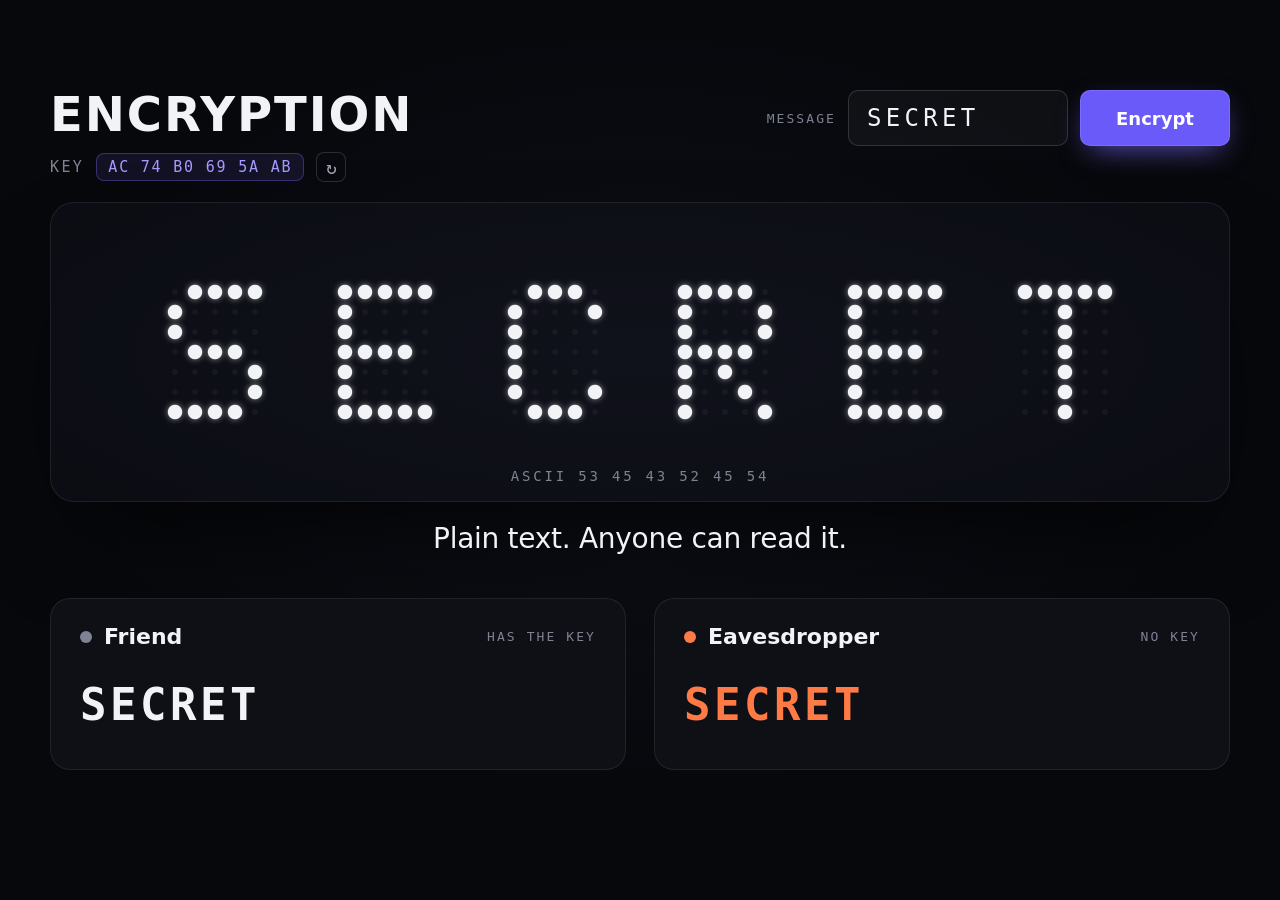
<file: index.html>
<!doctype html>
<html lang="en">
<head>
  <meta charset="utf-8">
  <meta name="viewport" content="width=device-width,initial-scale=1">
  <title>Cipher Key — veraetogrex_portfolio</title>
  <link rel="stylesheet" href="style.css">
</head>
<body>
  <!-- Cipher Key · zero dependencies · github.com/veraetogrex-portfolio -->
  <section class="ck" id="cipher" aria-label="Encrypt a message with a key">
    <header class="ck-top">
      <div>
        <h1 class="ck-mode">Encryption</h1>
        <p class="ck-keyline">Key <b class="ck-keyhex"></b> <button class="ck-newkey" title="New random key" aria-label="New random key">↻</button></p>
      </div>
      <form class="ck-form">
        <label class="ck-label" for="ck-msg">Message</label>
        <input class="ck-input" id="ck-msg" maxlength="8" value="SECRET" autocomplete="off" spellcheck="false">
        <button class="ck-go" type="submit">Encrypt</button>
      </form>
    </header>

    <div class="ck-screen">
      <canvas class="ck-canvas" aria-hidden="true"></canvas>
      <div class="ck-scan" aria-hidden="true">
        <span class="ck-chip"><svg viewBox="0 0 24 24"><circle cx="7.5" cy="12" r="4.5"/><path d="M12 12h10M18 12v4M21 12v3"/></svg>key</span>
      </div>
      <p class="ck-out" role="status"></p>
    </div>

    <p class="ck-caption">Plain text. Anyone can read it.</p>

    <div class="ck-readers">
      <div class="ck-reader ck-friend">
        <p class="ck-who"><i></i>Friend <span>has the key</span></p>
        <p class="ck-sees"></p>
      </div>
      <div class="ck-reader ck-spy">
        <p class="ck-who"><i></i>Eavesdropper <span>no key</span></p>
        <p class="ck-sees"></p>
      </div>
    </div>
  </section>

  <script src="script.js"></script>
</body>
</html>
</file>
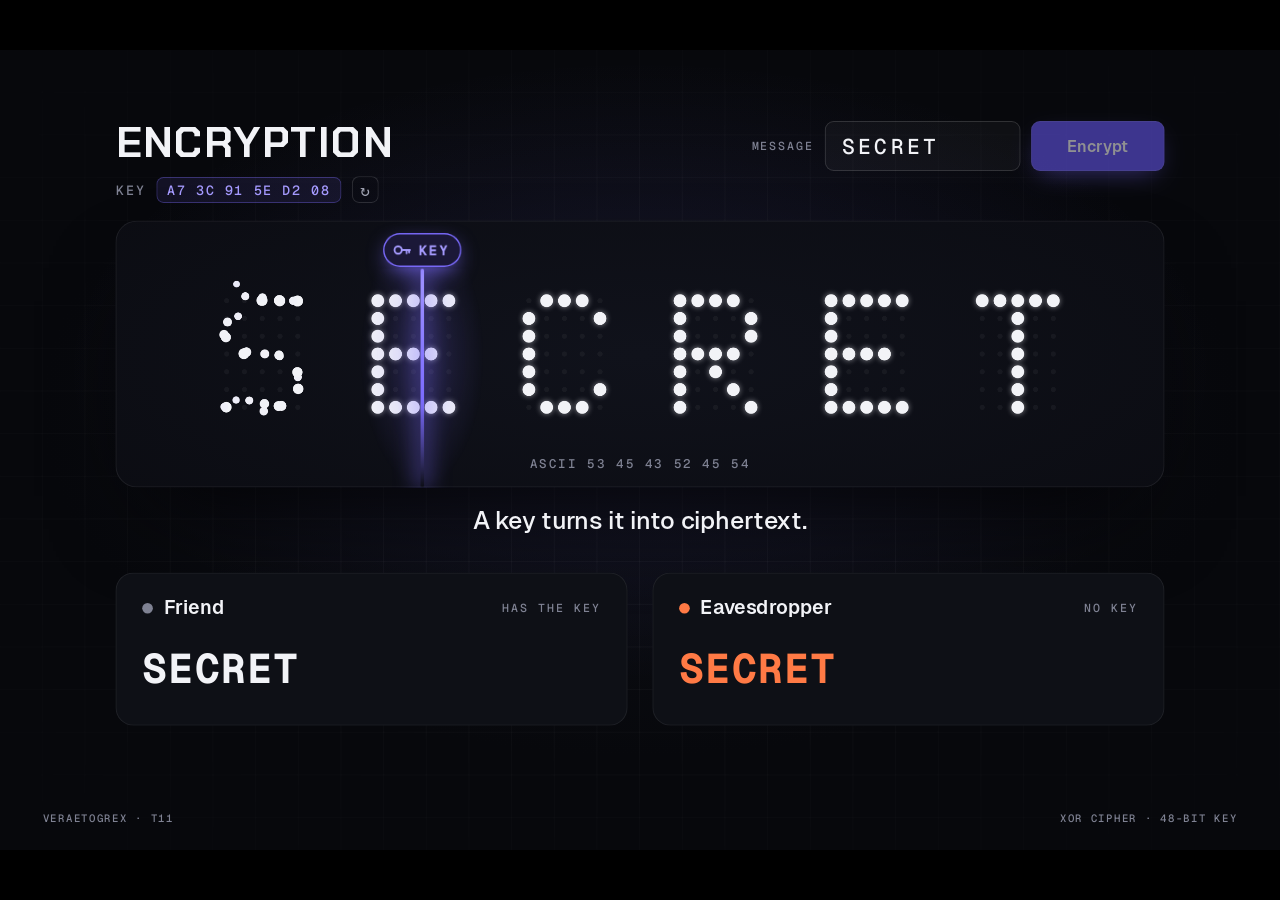
<file: mockup/cipher-key.autoplay.html>
<!doctype html>
<html lang="en">
<head>
<meta charset="utf-8">
<meta name="viewport" content="width=device-width,initial-scale=1">
<title>T11 Cipher Key — a key turns the message into noise and back</title>
<link rel="stylesheet" href="_shared/nocturne.css">
<link rel="stylesheet" href="../style.css">
<style>
  /* the component from source/, dressed in Nocturne type */
  #stage{background:radial-gradient(ellipse 65% 60% at 50% 45%,#0E1018 0%,var(--void) 72%);
    --font:var(--f-text);--mono:var(--f-mono);--display:var(--f-display)}
  #stage .ck{position:absolute;left:130px;top:80px;zoom:1;z-index:1}
  #stage .ck-screen .hud-corners{inset:-12px}
  .halo{position:absolute;left:50%;top:40%;width:1300px;height:700px;margin:-350px 0 0 -650px;border-radius:50%;pointer-events:none;z-index:0;
    background:radial-gradient(closest-side,rgba(124,108,255,.10),rgba(124,108,255,0))}
</style>
</head>
<body>
<div id="stage" class="grid" data-title="T11 Cipher Key" data-url="veraetogrex-portfolio.github.io/cipher-key">
  <div class="halo"></div>
  <section class="ck" id="cipher" data-key="A7 3C 91 5E D2 08" aria-label="Encrypt a message with a key">
    <header class="ck-top">
      <div>
        <h1 class="ck-mode">Encryption</h1>
        <p class="ck-keyline">Key <b class="ck-keyhex"></b> <button class="ck-newkey" title="New random key" aria-label="New random key">↻</button></p>
      </div>
      <form class="ck-form">
        <label class="ck-label" for="ck-msg">Message</label>
        <input class="ck-input" id="ck-msg" maxlength="8" value="SECRET" autocomplete="off" spellcheck="false">
        <button class="ck-go" type="submit">Encrypt</button>
      </form>
    </header>
    <div class="ck-screen">
      <canvas class="ck-canvas" aria-hidden="true"></canvas>
      <div class="ck-scan" aria-hidden="true">
        <span class="ck-chip"><svg viewBox="0 0 24 24"><circle cx="7.5" cy="12" r="4.5"/><path d="M12 12h10M18 12v4M21 12v3"/></svg>key</span>
      </div>
      <p class="ck-out" role="status"></p>
    </div>
    <p class="ck-caption">Plain text. Anyone can read it.</p>
    <div class="ck-readers">
      <div class="ck-reader ck-friend">
        <p class="ck-who"><i></i>Friend <span>has the key</span></p>
        <p class="ck-sees"></p>
      </div>
      <div class="ck-reader ck-spy">
        <p class="ck-who"><i></i>Eavesdropper <span>no key</span></p>
        <p class="ck-sees"></p>
      </div>
    </div>
  </section>
  <div class="status-line"><span>Veraetogrex · T11</span><span>XOR cipher · 48-bit key</span></div>
</div>

<script>window.AUTOPLAY = true;</script>
<script src="_shared/stage.js"></script>
<script src="../script.js"></script>
<script>
const ck = document.querySelector('#cipher').cipher;
Stage.init({
  reset: () => ck.reset(),
  cursorStart: [-80, -80],                 // no cursor: the scene plays itself
  async demo(s) {
    const t0 = performance.now();
    await s.until(t0, 600);
    ck.encrypt();                          // 0.6 key sweeps → bytes, 2.6 eavesdropper gets noise
    await s.until(t0, 3500);
    ck.decrypt();                          // 3.5 key sweeps back → Ion letters, 5.4 friend ✓
    await s.until(t0, 6300);
    ck.restore();                          // 6.3 cools to white = first frame
    await s.until(t0, 7000);
  },
});
</script>
</body>
</html>
</file>
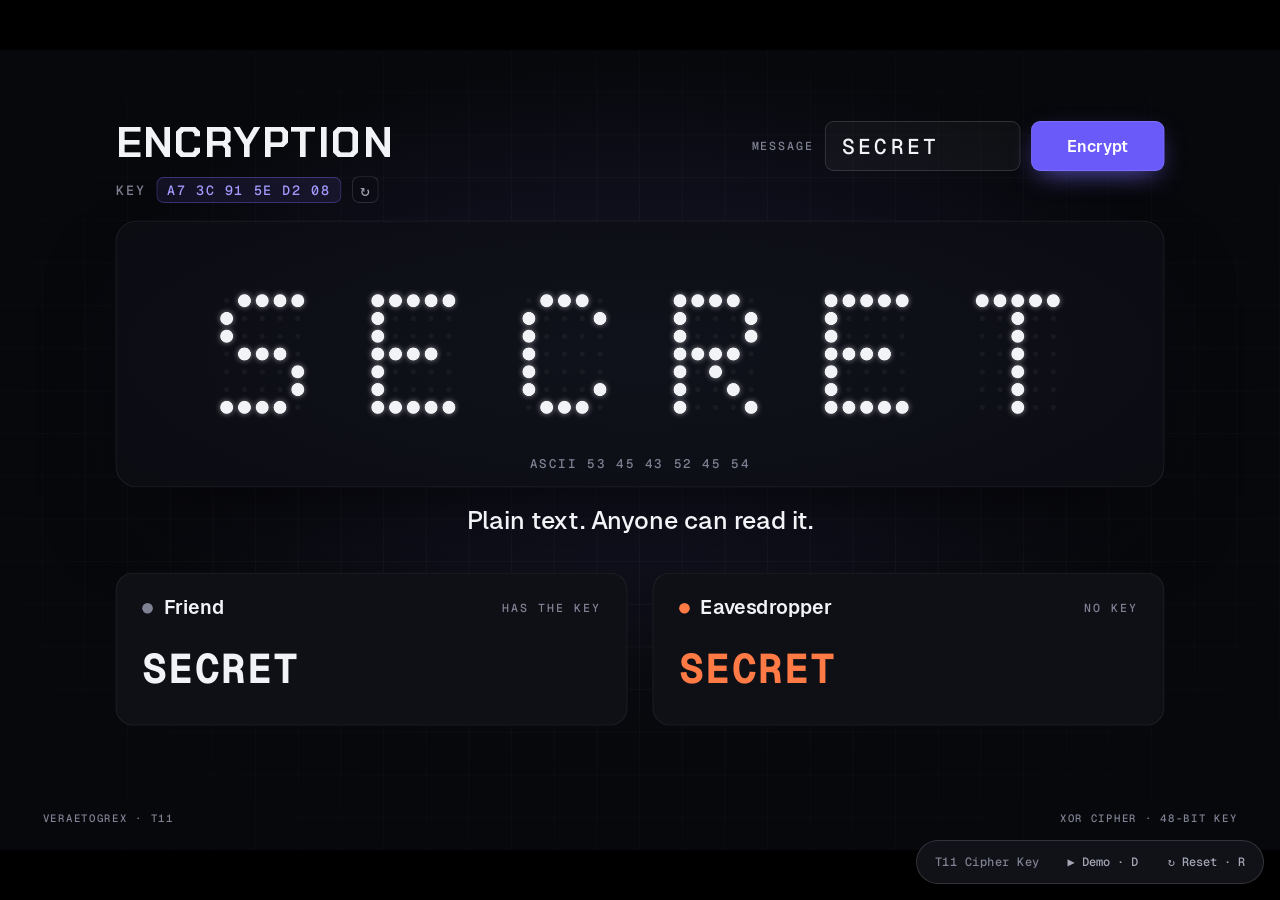
<file: mockup/cipher-key.html>
<!doctype html>
<html lang="en">
<head>
<meta charset="utf-8">
<meta name="viewport" content="width=device-width,initial-scale=1">
<title>T11 Cipher Key — a key turns the message into noise and back</title>
<link rel="stylesheet" href="_shared/nocturne.css">
<link rel="stylesheet" href="../style.css">
<style>
  /* the component from source/, dressed in Nocturne type */
  #stage{background:radial-gradient(ellipse 65% 60% at 50% 45%,#0E1018 0%,var(--void) 72%);
    --font:var(--f-text);--mono:var(--f-mono);--display:var(--f-display)}
  #stage .ck{position:absolute;left:130px;top:80px;zoom:1;z-index:1}
  #stage .ck-screen .hud-corners{inset:-12px}
  .halo{position:absolute;left:50%;top:40%;width:1300px;height:700px;margin:-350px 0 0 -650px;border-radius:50%;pointer-events:none;z-index:0;
    background:radial-gradient(closest-side,rgba(124,108,255,.10),rgba(124,108,255,0))}
</style>
</head>
<body>
<div id="stage" class="grid" data-title="T11 Cipher Key" data-url="veraetogrex-portfolio.github.io/cipher-key">
  <div class="halo"></div>
  <section class="ck" id="cipher" data-key="A7 3C 91 5E D2 08" aria-label="Encrypt a message with a key">
    <header class="ck-top">
      <div>
        <h1 class="ck-mode">Encryption</h1>
        <p class="ck-keyline">Key <b class="ck-keyhex"></b> <button class="ck-newkey" title="New random key" aria-label="New random key">↻</button></p>
      </div>
      <form class="ck-form">
        <label class="ck-label" for="ck-msg">Message</label>
        <input class="ck-input" id="ck-msg" maxlength="8" value="SECRET" autocomplete="off" spellcheck="false">
        <button class="ck-go" type="submit">Encrypt</button>
      </form>
    </header>
    <div class="ck-screen">
      <canvas class="ck-canvas" aria-hidden="true"></canvas>
      <div class="ck-scan" aria-hidden="true">
        <span class="ck-chip"><svg viewBox="0 0 24 24"><circle cx="7.5" cy="12" r="4.5"/><path d="M12 12h10M18 12v4M21 12v3"/></svg>key</span>
      </div>
      <p class="ck-out" role="status"></p>
    </div>
    <p class="ck-caption">Plain text. Anyone can read it.</p>
    <div class="ck-readers">
      <div class="ck-reader ck-friend">
        <p class="ck-who"><i></i>Friend <span>has the key</span></p>
        <p class="ck-sees"></p>
      </div>
      <div class="ck-reader ck-spy">
        <p class="ck-who"><i></i>Eavesdropper <span>no key</span></p>
        <p class="ck-sees"></p>
      </div>
    </div>
  </section>
  <div class="status-line"><span>Veraetogrex · T11</span><span>XOR cipher · 48-bit key</span></div>
</div>

<script src="_shared/stage.js"></script>
<script src="../script.js"></script>
<script>
const ck = document.querySelector('#cipher').cipher;
Stage.init({
  reset: () => ck.reset(),
  cursorStart: [-80, -80],                 // no cursor: the scene plays itself
  async demo(s) {
    const t0 = performance.now();
    await s.until(t0, 600);
    ck.encrypt();                          // 0.6 key sweeps → bytes, 2.6 eavesdropper gets noise
    await s.until(t0, 3500);
    ck.decrypt();                          // 3.5 key sweeps back → Ion letters, 5.4 friend ✓
    await s.until(t0, 6300);
    ck.restore();                          // 6.3 cools to white = first frame
    await s.until(t0, 7000);
  },
});
</script>
</body>
</html>
</file>
<file: style.css>
/* Cipher Key — github.com/veraetogrex-portfolio · zero dependencies */
:root {
  --bg: #07080c;
  --panel: #0b0c12;
  --text: #f2f3f7;
  --text-2: #a4a7b6;
  --text-3: #7f8293;
  --line: rgba(255, 255, 255, .08);
  --line-2: rgba(255, 255, 255, .14);
  --pulse: #7c6cff;
  --pulse-btn: #6a5af9;
  --pulse-soft: #a69bff;
  --ion: #3fe0d0;     /* the key holder reads it */
  --flare: #ff7a45;   /* the eavesdropper */
  --font: system-ui, -apple-system, "Segoe UI", sans-serif;
  --mono: ui-monospace, "SF Mono", Menlo, Consolas, monospace;
  --display: var(--font);
}

* { box-sizing: border-box; }
body {
  margin: 0; min-height: 100vh; display: grid; place-items: center; overflow: hidden;
  background: radial-gradient(65% 60% at 50% 45%, #0e1018, var(--bg) 72%);
  color: var(--text); font: 16px/1.4 var(--font);
}
h1, p { margin: 0; }
button, input { font: inherit; color: inherit; }
button { background: none; border: 0; padding: 0; cursor: pointer; }

.ck { position: relative; width: 1180px; height: 720px; }
@media (max-width: 1240px) { .ck { zoom: .8; } }
@media (max-width: 960px)  { .ck { zoom: .6; } }
@media (max-width: 720px)  { .ck { zoom: .3; } }

/* ── top: mode, key, message ───────────────────────── */
.ck-top { height: 96px; display: flex; align-items: flex-start; justify-content: space-between; }
.ck-mode { font: 700 48px/1 var(--display); letter-spacing: .04em; text-transform: uppercase; }
.ck-mode.is-dec { color: var(--ion); }
.ck-keyline { margin-top: 14px; display: flex; align-items: center; gap: 12px; font: 500 15px var(--mono); letter-spacing: .16em; text-transform: uppercase; color: var(--text-3); }
.ck-keyhex { padding: 5px 12px; border-radius: 8px; font-weight: 500; letter-spacing: .12em; color: var(--pulse-soft); background: rgba(124, 108, 255, .1); box-shadow: 0 0 0 1px rgba(124, 108, 255, .35) inset; }
.ck-newkey { width: 30px; height: 30px; border-radius: 8px; font-size: 18px; color: var(--text-2); box-shadow: 0 0 0 1px var(--line-2) inset; }
.ck-newkey:hover { color: var(--text); background: rgba(255, 255, 255, .06); }

.ck-form { display: flex; align-items: center; gap: 12px; }
.ck-label { font: 500 13px var(--mono); letter-spacing: .16em; text-transform: uppercase; color: var(--text-3); }
.ck-input {
  width: 220px; height: 56px; padding: 0 18px; border-radius: 10px; outline: none;
  font: 500 24px var(--mono); letter-spacing: .18em; text-transform: uppercase;
  background: rgba(255, 255, 255, .035); border: 1px solid var(--line-2); transition: border-color .2s, box-shadow .2s;
}
.ck-input:focus { border-color: var(--pulse); box-shadow: 0 0 0 4px rgba(124, 108, 255, .18); }
.ck-go {
  height: 56px; min-width: 150px; padding: 0 24px; border-radius: 10px; font: 600 18px var(--font); color: #fff;
  background: var(--pulse-btn); box-shadow: 0 0 0 1px rgba(255, 255, 255, .12) inset, 0 10px 30px -10px rgba(124, 108, 255, .8);
  transition: background .2s, box-shadow .2s, opacity .2s;
}
.ck-go:hover { background: #7d6eff; }
.ck-go.is-dec { background: var(--ion); color: #05221f; box-shadow: 0 10px 30px -10px rgba(63, 224, 208, .8); }
.ck-go:disabled { opacity: .55; cursor: default; }

/* ── the dot-matrix screen ─────────────────────────── */
.ck-screen {
  position: absolute; left: 0; top: 112px; width: 1180px; height: 300px; border-radius: 24px; overflow: hidden;
  background: radial-gradient(70% 90% at 50% 50%, #10121b, var(--panel));
  box-shadow: 0 0 0 1px var(--line) inset, 0 50px 110px -40px rgba(0, 0, 0, .9);
}
.ck-canvas { position: absolute; inset: 0; width: 100%; height: 100%; }
.ck-out { position: absolute; left: 0; right: 0; bottom: 18px; text-align: center; font: 500 14px var(--mono); letter-spacing: .2em; color: var(--text-3); text-transform: uppercase; }

/* the key: a scan line that sweeps across the message */
.ck-scan { position: absolute; left: 0; top: 0; bottom: 0; width: 0; opacity: 0; will-change: transform; pointer-events: none; }
.ck-scan::before {
  content: ""; position: absolute; left: -2px; top: 54px; bottom: 0; width: 4px; border-radius: 2px;
  background: linear-gradient(var(--pulse-soft), var(--pulse) 60%, rgba(124, 108, 255, 0));
  box-shadow: 0 0 24px 4px rgba(124, 108, 255, .55);
}
.ck-scan::after { content: ""; position: absolute; left: -70px; top: 54px; bottom: 0; width: 140px; background: radial-gradient(50% 60% at 50% 40%, rgba(124, 108, 255, .22), transparent); }
.ck-chip {
  position: absolute; left: 0; top: 14px; transform: translateX(-50%); display: flex; align-items: center; gap: 8px; height: 38px; padding: 0 14px 0 10px;
  border-radius: 999px; background: #1b1838; box-shadow: 0 0 0 1.5px var(--pulse) inset, 0 8px 24px -6px rgba(124, 108, 255, .9);
  font: 600 15px var(--mono); letter-spacing: .16em; text-transform: uppercase; color: var(--pulse-soft); white-space: nowrap;
}
.ck-chip svg { width: 22px; height: 22px; fill: none; stroke: currentColor; stroke-width: 2.2; stroke-linecap: round; }

.ck-caption { position: absolute; left: 0; right: 0; top: 432px; text-align: center; font: 500 28px var(--font); letter-spacing: -.01em; color: var(--text); transition: color .3s; }
.ck-caption.is-bad { color: var(--flare); }
.ck-caption.is-good { color: var(--ion); }

/* ── who reads what ───────────────────────────────── */
.ck-readers { position: absolute; left: 0; right: 0; top: 508px; display: grid; grid-template-columns: 1fr 1fr; gap: 28px; }
.ck-reader {
  position: relative; height: 172px; padding: 26px 30px; border-radius: 20px; background: #0e1016;
  box-shadow: 0 0 0 1px var(--line) inset; transition: box-shadow .35s, background .35s;
}
.ck-who { display: flex; align-items: center; gap: 12px; font: 600 22px var(--font); }
.ck-who i { width: 12px; height: 12px; border-radius: 50%; background: var(--text-3); transition: background .3s, box-shadow .3s; }
.ck-who span { margin-left: auto; font: 500 13px var(--mono); letter-spacing: .16em; text-transform: uppercase; color: var(--text-3); }
.ck-sees { margin-top: 26px; height: 60px; display: flex; align-items: center; gap: 16px; font: 600 44px/1 var(--mono); letter-spacing: .08em; white-space: nowrap; transition: color .3s; }
.ck-sees.is-hex { font-size: 34px; letter-spacing: .04em; color: var(--pulse-soft); }
.ck-sees .ck-mark { flex: none; width: 40px; height: 40px; border-radius: 50%; display: grid; place-items: center; font: 700 22px var(--font); }
.ck-friend.is-good { background: #0c1817; box-shadow: 0 0 0 1.5px rgba(63, 224, 208, .55) inset, 0 0 60px -20px rgba(63, 224, 208, .6); }
.ck-friend.is-good .ck-who i { background: var(--ion); box-shadow: 0 0 12px var(--ion); }
.ck-friend.is-good .ck-sees { color: var(--ion); }
.ck-friend .ck-mark { background: var(--ion); color: #05221f; }
.ck-spy .ck-who i { background: var(--flare); }
.ck-spy.is-plain .ck-sees { color: var(--flare); }
.ck-spy.is-bad { box-shadow: 0 0 0 1.5px rgba(255, 122, 69, .5) inset; }
.ck-spy.is-bad .ck-sees { color: #6b6e7d; text-decoration: line-through; text-decoration-color: var(--flare); text-decoration-thickness: 3px; }
.ck-spy .ck-mark { background: var(--flare); color: #2a0c00; text-decoration: none; }

@media (prefers-reduced-motion: reduce) { .ck-scan::after { display: none; } }
</file>
<file: mockup/_shared/nocturne.css>
/* Nocturne — общая основа для макетов T01–T10 */
@font-face{font-family:"Chakra Petch";font-weight:500;font-display:swap;src:url(fonts/chakra-petch-latin-500-normal.woff2) format("woff2")}
@font-face{font-family:"Chakra Petch";font-weight:600;font-display:swap;src:url(fonts/chakra-petch-latin-600-normal.woff2) format("woff2")}
@font-face{font-family:"Chakra Petch";font-weight:700;font-display:swap;src:url(fonts/chakra-petch-latin-700-normal.woff2) format("woff2")}
@font-face{font-family:"Geist";font-weight:400;font-display:swap;src:url(fonts/geist-sans-latin-400-normal.woff2) format("woff2")}
@font-face{font-family:"Geist";font-weight:500;font-display:swap;src:url(fonts/geist-sans-latin-500-normal.woff2) format("woff2")}
@font-face{font-family:"Geist";font-weight:600;font-display:swap;src:url(fonts/geist-sans-latin-600-normal.woff2) format("woff2")}
@font-face{font-family:"Geist";font-weight:700;font-display:swap;src:url(fonts/geist-sans-latin-700-normal.woff2) format("woff2")}
@font-face{font-family:"Geist Mono";font-weight:400;font-display:swap;src:url(fonts/geist-mono-latin-400-normal.woff2) format("woff2")}
@font-face{font-family:"Geist Mono";font-weight:500;font-display:swap;src:url(fonts/geist-mono-latin-500-normal.woff2) format("woff2")}

:root{
  --void:#07080C; --panel:#0E1016; --panel-2:#111218; --raise:#1A1B24; --raise-2:#22252F;
  --glass:rgba(255,255,255,.05); --glass-strong:rgba(255,255,255,.12);
  --line:rgba(255,255,255,.08); --line-2:rgba(255,255,255,.14);
  --text:#F2F3F7; --text-2:#A4A7B6; --text-3:#7F8293;
  --pulse:#7C6CFF; --pulse-btn:#6A5AF9; --pulse-soft:#A69BFF; --pulse-pale:#C9C2FF;
  --ion:#3FE0D0; --flare:#FF7A45; --pink:#FF6FB5; --amber:#FFB547;
  --daylight:#F4F5F8;
  --r-field:10px; --r-card:14px; --r-panel:20px;
  --f-display:"Chakra Petch","Geist",system-ui,sans-serif;
  --f-text:"Geist","Inter",system-ui,-apple-system,sans-serif;
  --f-mono:"Geist Mono",ui-monospace,"SF Mono",Menlo,monospace;
  --ease-out:cubic-bezier(.2,.8,.2,1);
  --ease-io:cubic-bezier(.65,0,.35,1);
  --ease-back:cubic-bezier(.34,1.56,.64,1);
}
*,*::before,*::after{box-sizing:border-box}
html,body{margin:0;height:100%;background:#000;color:var(--text);font-family:var(--f-text);-webkit-font-smoothing:antialiased;overflow:hidden}
button,input,textarea{font:inherit;color:inherit}
button{cursor:pointer;background:none;border:0;padding:0}

/* viewport and scaling */
.li-viewport{position:fixed;inset:0;overflow:hidden;background:#000}
.li-shell{position:absolute;left:50%;top:50%;transform-origin:50% 50%}
#stage{position:relative;width:1440px;height:900px;overflow:hidden;background:var(--void);isolation:isolate}
#stage.grid::before{content:"";position:absolute;inset:0;pointer-events:none;z-index:0;
  background-image:linear-gradient(var(--line) 1px,transparent 1px),linear-gradient(90deg,var(--line) 1px,transparent 1px);
  background-size:48px 48px;background-position:-1px -1px;opacity:.45;
  -webkit-mask-image:radial-gradient(ellipse 75% 70% at 50% 50%,#000 30%,transparent 100%);
          mask-image:radial-gradient(ellipse 75% 70% at 50% 50%,#000 30%,transparent 100%)}

/* browser frame (?frame) */
.li-browser{width:1440px;border-radius:18px;overflow:hidden;background:#15161D;box-shadow:0 0 0 1px rgba(255,255,255,.08),0 40px 120px rgba(0,0,0,.6)}
.li-browser-bar{height:46px;display:flex;align-items:center;gap:16px;padding:0 18px;background:#121319;border-bottom:1px solid var(--line)}
.li-dots{display:flex;gap:8px}.li-dots i{width:12px;height:12px;border-radius:50%;background:#2A2C36;display:block}
.li-dots i:nth-child(1){background:#FF5F57}.li-dots i:nth-child(2){background:#FEBC2E}.li-dots i:nth-child(3){background:#28C840}
.li-url{flex:0 1 520px;margin:0 auto;height:28px;border-radius:8px;background:#1C1D25;display:flex;align-items:center;justify-content:center;gap:8px;font:500 13px var(--f-mono);color:var(--text-2);letter-spacing:.02em}
.li-url::before{content:"";width:9px;height:11px;border:1.5px solid var(--text-3);border-radius:2px 2px 3px 3px;border-top-width:4px;opacity:.7}

/* demo cursor */
#li-cursor{position:absolute;left:0;top:0;width:28px;height:28px;z-index:9999;pointer-events:none;opacity:0;transition:opacity .2s;will-change:transform;filter:drop-shadow(0 4px 10px rgba(0,0,0,.55))}
#li-cursor.on{opacity:1}
#li-cursor svg{display:block;transform-origin:4px 3px;transition:transform .12s var(--ease-out)}
#li-cursor.down svg{transform:scale(.82)}
#li-cursor.grab .arrow{display:none}#li-cursor:not(.grab) .hand{display:none}
.li-ripple{position:absolute;width:44px;height:44px;margin:-22px 0 0 -22px;border-radius:50%;border:2px solid rgba(255,255,255,.85);pointer-events:none;z-index:9998;animation:li-ripple .5s var(--ease-out) forwards}
@keyframes li-ripple{from{transform:scale(.3);opacity:.9}to{transform:scale(1.35);opacity:0}}
#stage.demo-running, #stage.demo-running *{cursor:none!important}

/* control pill outside the stage (interactive mode only) */
.li-controls{position:fixed;right:16px;bottom:16px;z-index:10;display:flex;gap:6px;padding:6px;border-radius:999px;background:rgba(20,21,28,.86);border:1px solid var(--line-2);backdrop-filter:blur(10px);font:500 12px var(--f-mono);letter-spacing:.04em}
.li-controls button{padding:7px 12px;border-radius:999px;color:var(--text-2)}
.li-controls button:hover{background:var(--raise-2);color:var(--text)}
.li-controls .li-title{padding:7px 10px 7px 12px;color:var(--text-3)}
body.autoplay .li-controls,body.clean .li-controls{display:none}

/* shared primitives */
.mono{font-family:var(--f-mono);letter-spacing:.08em;text-transform:uppercase}
.display{font-family:var(--f-display);text-transform:uppercase;letter-spacing:.02em}
.btn{display:inline-flex;align-items:center;justify-content:center;gap:10px;height:52px;padding:0 26px;border-radius:var(--r-field);background:var(--pulse-btn);color:#fff;font:600 17px var(--f-text);box-shadow:0 0 0 1px rgba(255,255,255,.1) inset,0 10px 30px -10px rgba(124,108,255,.8)}
.btn.ghost{background:var(--glass);box-shadow:0 0 0 1px var(--line-2) inset;color:var(--text)}
.field{height:56px;border-radius:var(--r-field);background:rgba(255,255,255,.035);border:1px solid var(--line-2);padding:0 18px;display:flex;align-items:center;font-size:18px;color:var(--text);outline:none;transition:border-color .2s,box-shadow .2s}
.field:focus,.field.focus{border-color:var(--pulse);box-shadow:0 0 0 4px rgba(124,108,255,.18)}
.card{background:var(--panel);border:1px solid var(--line);border-radius:var(--r-panel)}
.hud-corners{position:absolute;inset:-10px;pointer-events:none;
  background:
   linear-gradient(var(--c,var(--line-2)) 0 0) left top/18px 1px no-repeat,linear-gradient(var(--c,var(--line-2)) 0 0) left top/1px 18px no-repeat,
   linear-gradient(var(--c,var(--line-2)) 0 0) right top/18px 1px no-repeat,linear-gradient(var(--c,var(--line-2)) 0 0) right top/1px 18px no-repeat,
   linear-gradient(var(--c,var(--line-2)) 0 0) left bottom/18px 1px no-repeat,linear-gradient(var(--c,var(--line-2)) 0 0) left bottom/1px 18px no-repeat,
   linear-gradient(var(--c,var(--line-2)) 0 0) right bottom/18px 1px no-repeat,linear-gradient(var(--c,var(--line-2)) 0 0) right bottom/1px 18px no-repeat}
.status-line{position:absolute;left:48px;right:48px;bottom:28px;display:flex;justify-content:space-between;font:500 12px var(--f-mono);letter-spacing:.14em;text-transform:uppercase;color:var(--text-3);z-index:2}

@media (prefers-reduced-motion: reduce){
  *,*::before,*::after{animation-duration:150ms!important;transition-duration:150ms!important}
}
</file>
